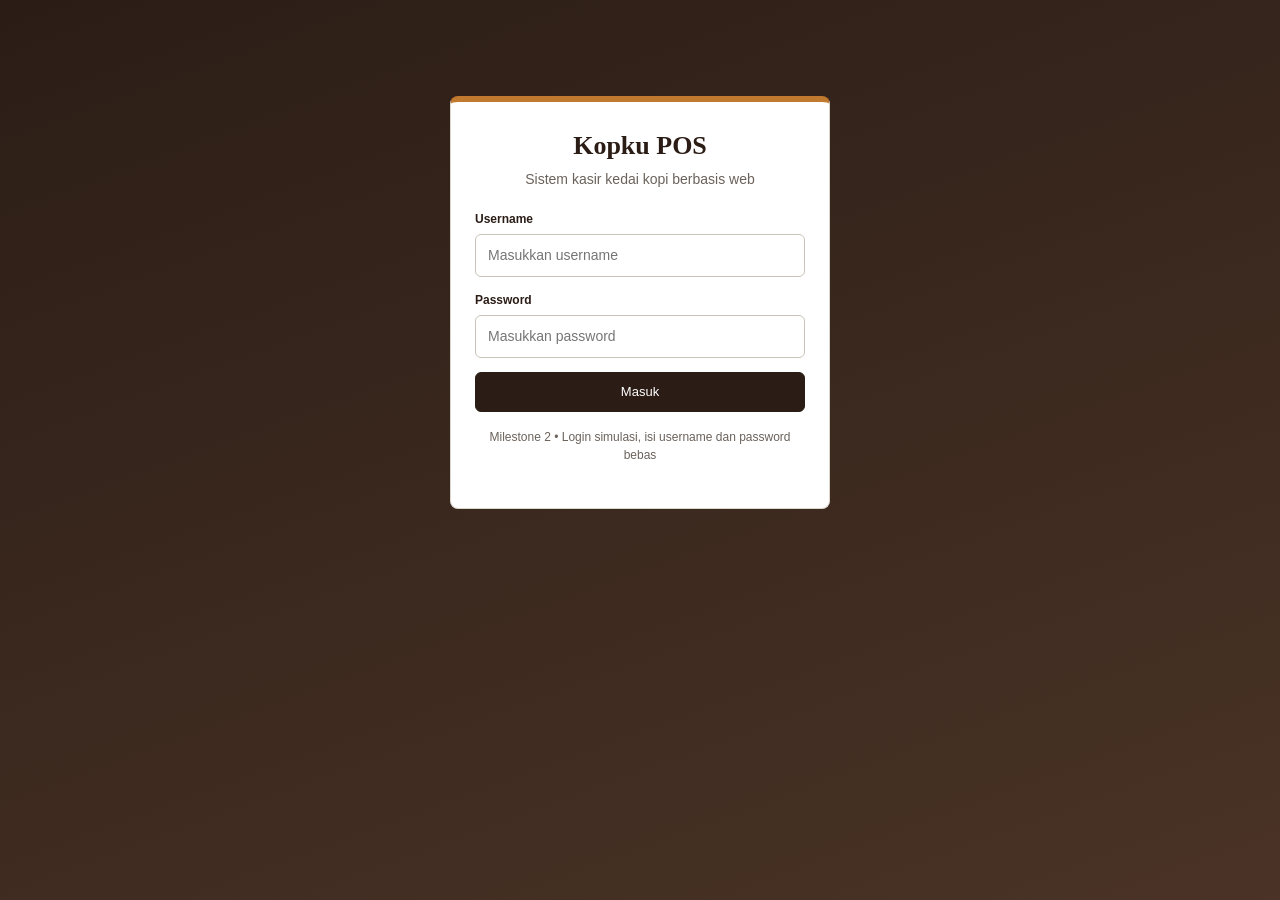
<file: index.html>
<!DOCTYPE html>
<html lang="id">
<head>
<meta charset="UTF-8">
<meta name="viewport" content="width=device-width, initial-scale=1.0">
<title>Kopku - Login</title>
<link rel="stylesheet" href="assets/css/style.css">
</head>
<body class="login-body">
<div class="form-card login">
  <h2 class="judul-tengah">Kopku POS</h2>
  <p class="muted teks-tengah">Sistem kasir kedai kopi berbasis web</p>
  <form id="form-login" class="form-validasi" novalidate>
    <div class="pesan"></div>
    <div class="form-group">
      <label for="username">Username</label>
      <input type="text" id="username" required placeholder="Masukkan username">
    </div>
    <div class="form-group">
      <label for="password">Password</label>
      <input type="password" id="password" required placeholder="Masukkan password">
    </div>
    <button type="submit" class="btn penuh">Masuk</button>
  </form>
  <p class="muted teks-tengah catatan-kecil">Milestone 2 &bull; Login simulasi, isi username dan password bebas</p>
</div>
<script src="assets/js/script.js"></script>
</body>
</html>
</file>
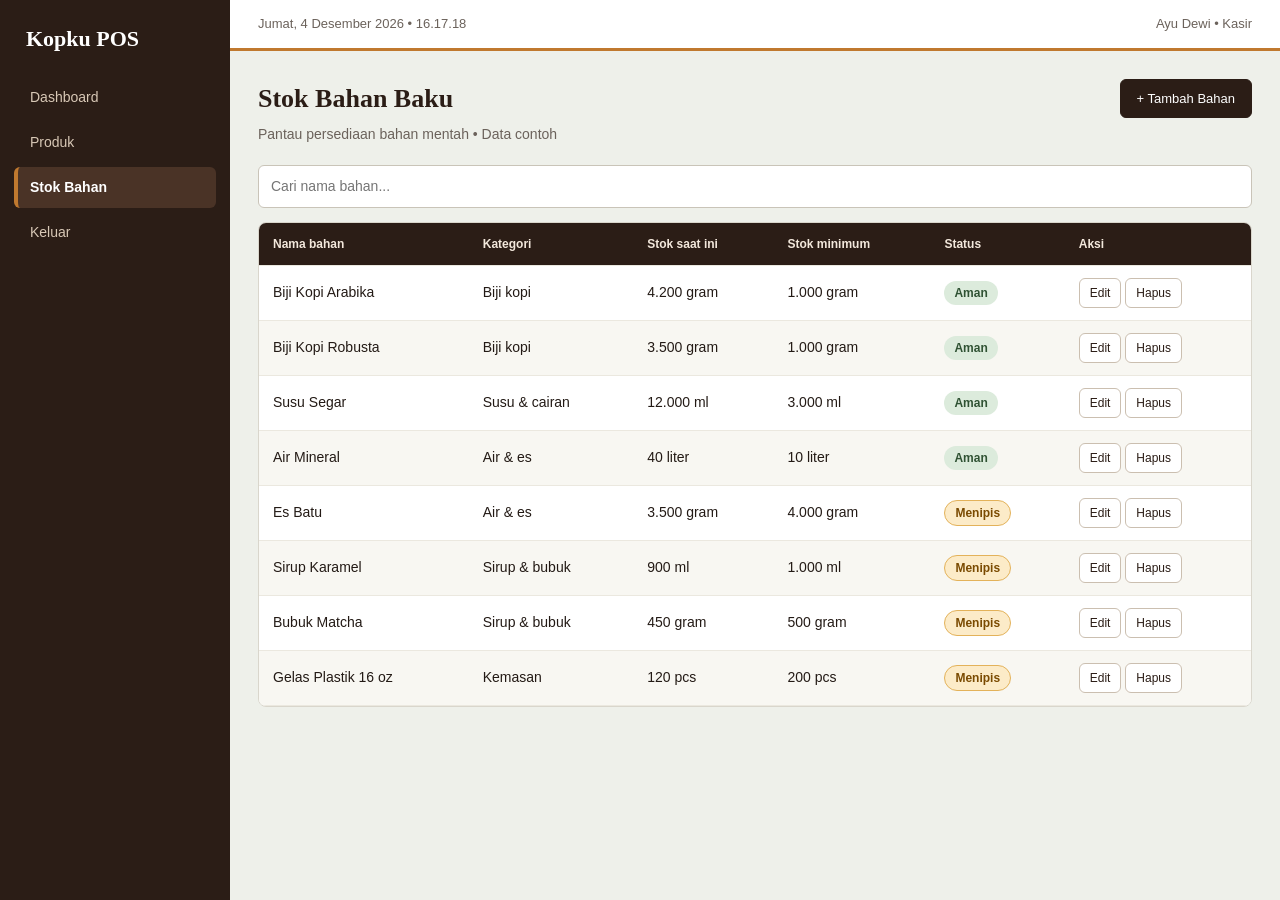
<file: bahan_baku.html>
<!DOCTYPE html>
<html lang="id">
<head>
<meta charset="UTF-8">
<meta name="viewport" content="width=device-width, initial-scale=1.0">
<title>Kopku - Stok Bahan Baku</title>
<link rel="stylesheet" href="assets/css/style.css">
</head>
<body>
<div class="layout">
  <aside class="sidebar">
    <div class="brand">Kopku POS</div>
    <nav>
      <a href="dashboard.html">Dashboard</a>
      <a href="produk.html">Produk</a>
      <a href="bahan_baku.html" class="active">Stok Bahan</a>
      <a href="index.html">Keluar</a>
    </nav>
  </aside>
  <main class="content">
    <header class="topbar">
      <span id="tanggal-waktu"></span>
      <span>Ayu Dewi &bull; Kasir</span>
    </header>
    <div class="page">
      <div class="page-head">
        <div>
          <h1>Stok Bahan Baku</h1>
          <p class="muted">Pantau persediaan bahan mentah &bull; Data contoh</p>
        </div>
        <a href="form_bahan.html" class="btn">+ Tambah Bahan</a>
      </div>
      <div class="toolbar">
        <input type="text" data-cari="#tabel-bahan" placeholder="Cari nama bahan..." aria-label="Cari bahan">
      </div>
      <div class="table-wrap">
        <table id="tabel-bahan">
          <thead><tr><th>Nama bahan</th><th>Kategori</th><th>Stok saat ini</th><th>Stok minimum</th><th>Status</th><th>Aksi</th></tr></thead>
          <tbody>
            <tr><td>Biji Kopi Arabika</td><td>Biji kopi</td><td>4.200 gram</td><td>1.000 gram</td><td><span class="tag">Aman</span></td><td><a href="form_bahan.html" class="btn putih kecil">Edit</a> <button type="button" class="btn putih kecil btn-hapus">Hapus</button></td></tr>
            <tr><td>Biji Kopi Robusta</td><td>Biji kopi</td><td>3.500 gram</td><td>1.000 gram</td><td><span class="tag">Aman</span></td><td><a href="form_bahan.html" class="btn putih kecil">Edit</a> <button type="button" class="btn putih kecil btn-hapus">Hapus</button></td></tr>
            <tr><td>Susu Segar</td><td>Susu &amp; cairan</td><td>12.000 ml</td><td>3.000 ml</td><td><span class="tag">Aman</span></td><td><a href="form_bahan.html" class="btn putih kecil">Edit</a> <button type="button" class="btn putih kecil btn-hapus">Hapus</button></td></tr>
            <tr><td>Air Mineral</td><td>Air &amp; es</td><td>40 liter</td><td>10 liter</td><td><span class="tag">Aman</span></td><td><a href="form_bahan.html" class="btn putih kecil">Edit</a> <button type="button" class="btn putih kecil btn-hapus">Hapus</button></td></tr>
            <tr><td>Es Batu</td><td>Air &amp; es</td><td>3.500 gram</td><td>4.000 gram</td><td><span class="tag menipis">Menipis</span></td><td><a href="form_bahan.html" class="btn putih kecil">Edit</a> <button type="button" class="btn putih kecil btn-hapus">Hapus</button></td></tr>
            <tr><td>Sirup Karamel</td><td>Sirup &amp; bubuk</td><td>900 ml</td><td>1.000 ml</td><td><span class="tag menipis">Menipis</span></td><td><a href="form_bahan.html" class="btn putih kecil">Edit</a> <button type="button" class="btn putih kecil btn-hapus">Hapus</button></td></tr>
            <tr><td>Bubuk Matcha</td><td>Sirup &amp; bubuk</td><td>450 gram</td><td>500 gram</td><td><span class="tag menipis">Menipis</span></td><td><a href="form_bahan.html" class="btn putih kecil">Edit</a> <button type="button" class="btn putih kecil btn-hapus">Hapus</button></td></tr>
            <tr><td>Gelas Plastik 16 oz</td><td>Kemasan</td><td>120 pcs</td><td>200 pcs</td><td><span class="tag menipis">Menipis</span></td><td><a href="form_bahan.html" class="btn putih kecil">Edit</a> <button type="button" class="btn putih kecil btn-hapus">Hapus</button></td></tr>
          </tbody>
        </table>
      </div>
    </div>
  </main>
</div>
<script src="assets/js/script.js"></script>
</body>
</html>
</file>
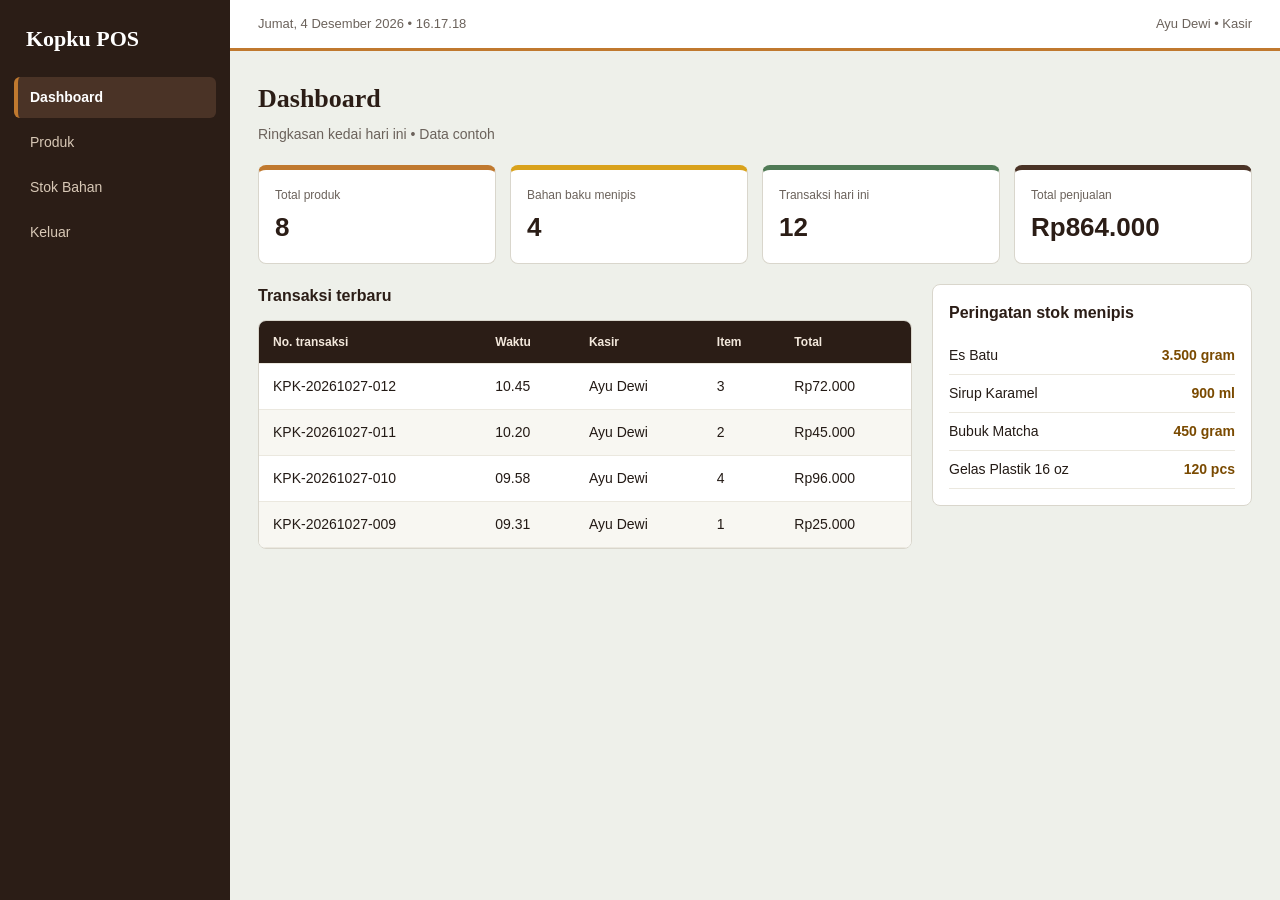
<file: dashboard.html>
<!DOCTYPE html>
<html lang="id">
<head>
<meta charset="UTF-8">
<meta name="viewport" content="width=device-width, initial-scale=1.0">
<title>Kopku - Dashboard</title>
<link rel="stylesheet" href="assets/css/style.css">
</head>
<body>
<div class="layout">
  <aside class="sidebar">
    <div class="brand">Kopku POS</div>
    <nav>
      <a href="dashboard.html" class="active">Dashboard</a>
      <a href="produk.html">Produk</a>
      <a href="bahan_baku.html">Stok Bahan</a>
      <a href="index.html">Keluar</a>
    </nav>
  </aside>
  <main class="content">
    <header class="topbar">
      <span id="tanggal-waktu"></span>
      <span>Ayu Dewi &bull; Kasir</span>
    </header>
    <div class="page">
      <div class="page-head">
        <div>
          <h1>Dashboard</h1>
          <p class="muted">Ringkasan kedai hari ini &bull; Data contoh</p>
        </div>
      </div>

      <section class="cards">
        <div class="card"><div class="label">Total produk</div><div class="angka">8</div></div>
        <div class="card"><div class="label">Bahan baku menipis</div><div class="angka">4</div></div>
        <div class="card"><div class="label">Transaksi hari ini</div><div class="angka">12</div></div>
        <div class="card"><div class="label">Total penjualan</div><div class="angka">Rp864.000</div></div>
      </section>

      <div class="dua-kolom">
        <section>
          <h2>Transaksi terbaru</h2>
          <div class="table-wrap">
            <table>
              <thead><tr><th>No. transaksi</th><th>Waktu</th><th>Kasir</th><th>Item</th><th>Total</th></tr></thead>
              <tbody>
                <tr><td>KPK-20261027-012</td><td>10.45</td><td>Ayu Dewi</td><td>3</td><td>Rp72.000</td></tr>
                <tr><td>KPK-20261027-011</td><td>10.20</td><td>Ayu Dewi</td><td>2</td><td>Rp45.000</td></tr>
                <tr><td>KPK-20261027-010</td><td>09.58</td><td>Ayu Dewi</td><td>4</td><td>Rp96.000</td></tr>
                <tr><td>KPK-20261027-009</td><td>09.31</td><td>Ayu Dewi</td><td>1</td><td>Rp25.000</td></tr>
              </tbody>
            </table>
          </div>
        </section>
        <section class="card">
          <h2>Peringatan stok menipis</h2>
          <ul class="daftar-menipis">
            <li><span>Es Batu</span><span>3.500 gram</span></li>
            <li><span>Sirup Karamel</span><span>900 ml</span></li>
            <li><span>Bubuk Matcha</span><span>450 gram</span></li>
            <li><span>Gelas Plastik 16 oz</span><span>120 pcs</span></li>
          </ul>
        </section>
      </div>
    </div>
  </main>
</div>
<script src="assets/js/script.js"></script>
</body>
</html>
</file>
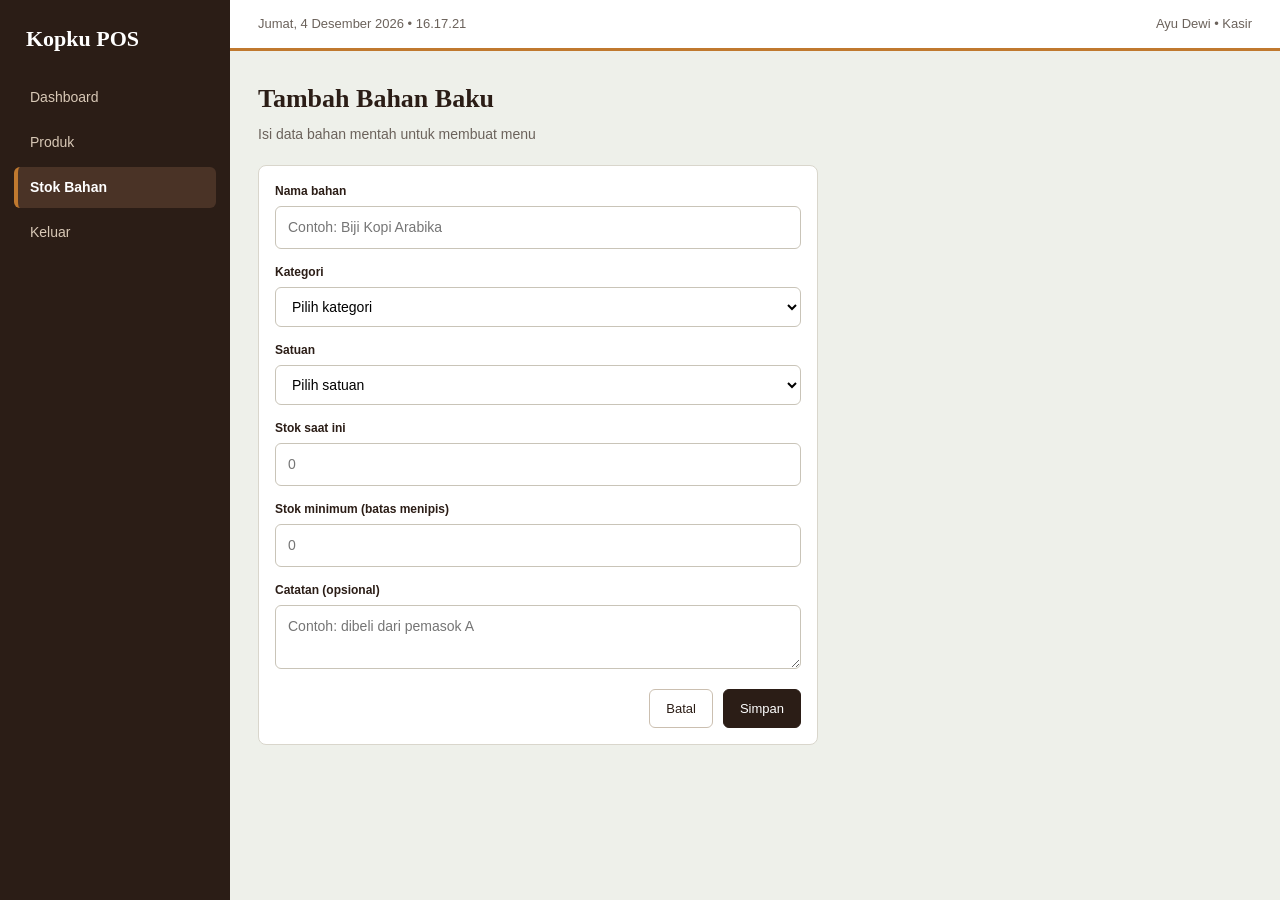
<file: form_bahan.html>
<!DOCTYPE html>
<html lang="id">
<head>
<meta charset="UTF-8">
<meta name="viewport" content="width=device-width, initial-scale=1.0">
<title>Kopku - Form Bahan Baku</title>
<link rel="stylesheet" href="assets/css/style.css">
</head>
<body>
<div class="layout">
  <aside class="sidebar">
    <div class="brand">Kopku POS</div>
    <nav>
      <a href="dashboard.html">Dashboard</a>
      <a href="produk.html">Produk</a>
      <a href="bahan_baku.html" class="active">Stok Bahan</a>
      <a href="index.html">Keluar</a>
    </nav>
  </aside>
  <main class="content">
    <header class="topbar">
      <span id="tanggal-waktu"></span>
      <span>Ayu Dewi &bull; Kasir</span>
    </header>
    <div class="page">
      <div class="page-head">
        <div>
          <h1>Tambah Bahan Baku</h1>
          <p class="muted">Isi data bahan mentah untuk membuat menu</p>
        </div>
      </div>
      <form class="form-card form-sempit form-validasi" novalidate>
        <div class="pesan"></div>
        <div class="form-group">
          <label for="nama">Nama bahan</label>
          <input type="text" id="nama" required placeholder="Contoh: Biji Kopi Arabika">
        </div>
        <div class="form-group">
          <label for="kategori">Kategori</label>
          <select id="kategori" required>
            <option value="">Pilih kategori</option>
            <option>Biji kopi</option>
            <option>Susu &amp; cairan</option>
            <option>Air &amp; es</option>
            <option>Sirup &amp; bubuk</option>
            <option>Kemasan</option>
          </select>
        </div>
        <div class="form-group">
          <label for="satuan">Satuan</label>
          <select id="satuan" required>
            <option value="">Pilih satuan</option>
            <option>gram</option><option>ml</option><option>liter</option><option>pcs</option>
          </select>
        </div>
        <div class="form-group">
          <label for="stok">Stok saat ini</label>
          <input type="number" id="stok" required min="0" placeholder="0">
        </div>
        <div class="form-group">
          <label for="minimum">Stok minimum (batas menipis)</label>
          <input type="number" id="minimum" required min="0" placeholder="0">
        </div>
        <div class="form-group">
          <label for="catatan">Catatan (opsional)</label>
          <textarea id="catatan" rows="2" placeholder="Contoh: dibeli dari pemasok A"></textarea>
        </div>
        <div class="aksi-form">
          <a href="bahan_baku.html" class="btn putih">Batal</a>
          <button type="submit" class="btn">Simpan</button>
        </div>
      </form>
    </div>
  </main>
</div>
<script src="assets/js/script.js"></script>
</body>
</html>
</file>
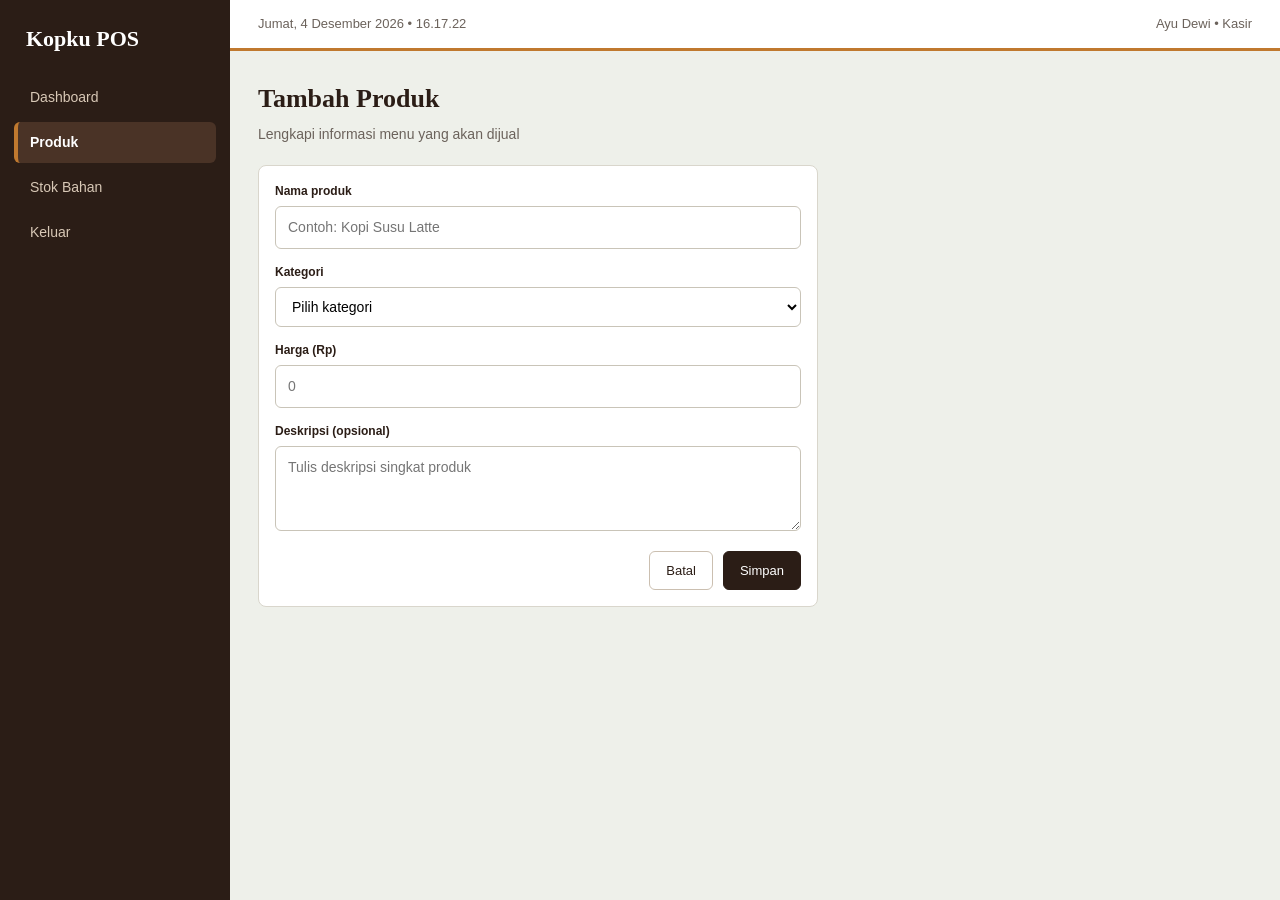
<file: form_produk.html>
<!DOCTYPE html>
<html lang="id">
<head>
<meta charset="UTF-8">
<meta name="viewport" content="width=device-width, initial-scale=1.0">
<title>Kopku - Form Produk</title>
<link rel="stylesheet" href="assets/css/style.css">
</head>
<body>
<div class="layout">
  <aside class="sidebar">
    <div class="brand">Kopku POS</div>
    <nav>
      <a href="dashboard.html">Dashboard</a>
      <a href="produk.html" class="active">Produk</a>
      <a href="bahan_baku.html">Stok Bahan</a>
      <a href="index.html">Keluar</a>
    </nav>
  </aside>
  <main class="content">
    <header class="topbar">
      <span id="tanggal-waktu"></span>
      <span>Ayu Dewi &bull; Kasir</span>
    </header>
    <div class="page">
      <div class="page-head">
        <div>
          <h1>Tambah Produk</h1>
          <p class="muted">Lengkapi informasi menu yang akan dijual</p>
        </div>
      </div>
      <form class="form-card form-sempit form-validasi" novalidate>
        <div class="pesan"></div>
        <div class="form-group">
          <label for="nama">Nama produk</label>
          <input type="text" id="nama" required placeholder="Contoh: Kopi Susu Latte">
        </div>
        <div class="form-group">
          <label for="kategori">Kategori</label>
          <select id="kategori" required>
            <option value="">Pilih kategori</option>
            <option>Kopi</option><option>Nonkopi</option><option>Makanan</option>
          </select>
        </div>
        <div class="form-group">
          <label for="harga">Harga (Rp)</label>
          <input type="number" id="harga" required min="1" placeholder="0">
        </div>
        <div class="form-group">
          <label for="deskripsi">Deskripsi (opsional)</label>
          <textarea id="deskripsi" rows="3" placeholder="Tulis deskripsi singkat produk"></textarea>
        </div>
        <div class="aksi-form">
          <a href="produk.html" class="btn putih">Batal</a>
          <button type="submit" class="btn">Simpan</button>
        </div>
      </form>
    </div>
  </main>
</div>
<script src="assets/js/script.js"></script>
</body>
</html>
</file>
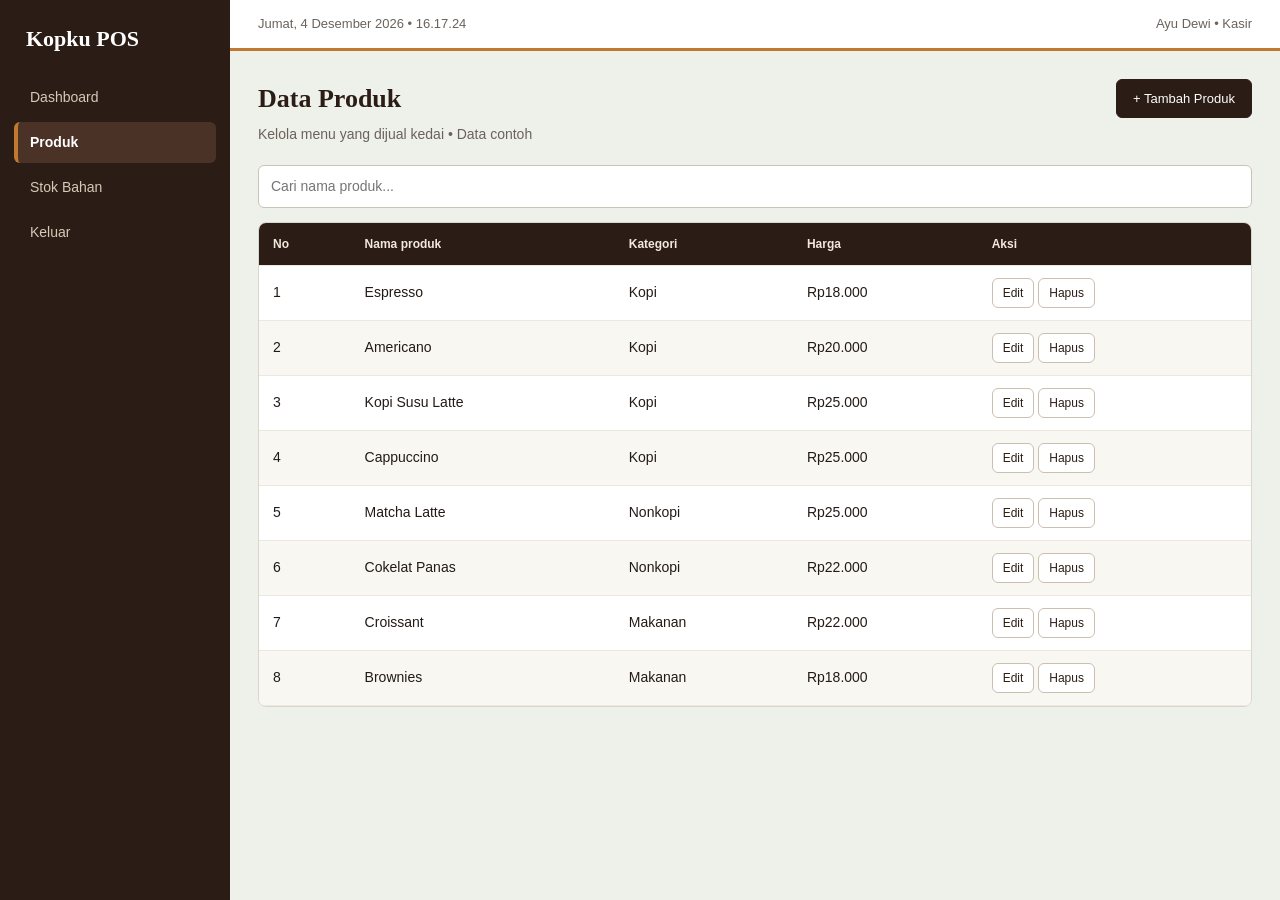
<file: produk.html>
<!DOCTYPE html>
<html lang="id">
<head>
<meta charset="UTF-8">
<meta name="viewport" content="width=device-width, initial-scale=1.0">
<title>Kopku - Produk</title>
<link rel="stylesheet" href="assets/css/style.css">
</head>
<body>
<div class="layout">
  <aside class="sidebar">
    <div class="brand">Kopku POS</div>
    <nav>
      <a href="dashboard.html">Dashboard</a>
      <a href="produk.html" class="active">Produk</a>
      <a href="bahan_baku.html">Stok Bahan</a>
      <a href="index.html">Keluar</a>
    </nav>
  </aside>
  <main class="content">
    <header class="topbar">
      <span id="tanggal-waktu"></span>
      <span>Ayu Dewi &bull; Kasir</span>
    </header>
    <div class="page">
      <div class="page-head">
        <div>
          <h1>Data Produk</h1>
          <p class="muted">Kelola menu yang dijual kedai &bull; Data contoh</p>
        </div>
        <a href="form_produk.html" class="btn">+ Tambah Produk</a>
      </div>
      <div class="toolbar">
        <input type="text" data-cari="#tabel-produk" placeholder="Cari nama produk..." aria-label="Cari produk">
      </div>
      <div class="table-wrap">
        <table id="tabel-produk">
          <thead><tr><th>No</th><th>Nama produk</th><th>Kategori</th><th>Harga</th><th>Aksi</th></tr></thead>
          <tbody>
            <tr><td>1</td><td>Espresso</td><td>Kopi</td><td>Rp18.000</td><td><a href="form_produk.html" class="btn putih kecil">Edit</a> <button type="button" class="btn putih kecil btn-hapus">Hapus</button></td></tr>
            <tr><td>2</td><td>Americano</td><td>Kopi</td><td>Rp20.000</td><td><a href="form_produk.html" class="btn putih kecil">Edit</a> <button type="button" class="btn putih kecil btn-hapus">Hapus</button></td></tr>
            <tr><td>3</td><td>Kopi Susu Latte</td><td>Kopi</td><td>Rp25.000</td><td><a href="form_produk.html" class="btn putih kecil">Edit</a> <button type="button" class="btn putih kecil btn-hapus">Hapus</button></td></tr>
            <tr><td>4</td><td>Cappuccino</td><td>Kopi</td><td>Rp25.000</td><td><a href="form_produk.html" class="btn putih kecil">Edit</a> <button type="button" class="btn putih kecil btn-hapus">Hapus</button></td></tr>
            <tr><td>5</td><td>Matcha Latte</td><td>Nonkopi</td><td>Rp25.000</td><td><a href="form_produk.html" class="btn putih kecil">Edit</a> <button type="button" class="btn putih kecil btn-hapus">Hapus</button></td></tr>
            <tr><td>6</td><td>Cokelat Panas</td><td>Nonkopi</td><td>Rp22.000</td><td><a href="form_produk.html" class="btn putih kecil">Edit</a> <button type="button" class="btn putih kecil btn-hapus">Hapus</button></td></tr>
            <tr><td>7</td><td>Croissant</td><td>Makanan</td><td>Rp22.000</td><td><a href="form_produk.html" class="btn putih kecil">Edit</a> <button type="button" class="btn putih kecil btn-hapus">Hapus</button></td></tr>
            <tr><td>8</td><td>Brownies</td><td>Makanan</td><td>Rp18.000</td><td><a href="form_produk.html" class="btn putih kecil">Edit</a> <button type="button" class="btn putih kecil btn-hapus">Hapus</button></td></tr>
          </tbody>
        </table>
      </div>
    </div>
  </main>
</div>
<script src="assets/js/script.js"></script>
</body>
</html>
</file>
<file: assets/css/style.css>
/* =====================================================
   KOPKU POS - Tema Kopi
   Palet warna (ubah di sini jika ingin ganti warna):
   --espresso : cokelat tua (sidebar, tombol utama)
   --karamel  : cokelat keemasan (penanda menu aktif, aksen)
   --matcha   : hijau (status aman)
   --latar    : abu kehijauan muda (latar halaman)
   ===================================================== */
:root {
  --espresso: #2b1d16;
  --espresso-terang: #4a3326;
  --karamel: #c0792f;
  --matcha: #4f7a55;
  --matcha-muda: #dcebdc;
  --peringatan-muda: #fcebc8;
  --peringatan-tua: #7a4a00;
  --bahaya: #b3261e;
  --latar: #eef0ea;
  --putih: #ffffff;
  --garis: #d9d6cc;
  --teks: #231a15;
  --teks-pudar: #6b625b;
}

* { box-sizing: border-box; }
body { margin: 0; font-family: "Segoe UI", Arial, Helvetica, sans-serif; background: var(--latar); color: var(--teks); font-size: 14px; line-height: 1.5; }
a { color: inherit; text-decoration: none; }

/* Kerangka halaman */
.layout { display: flex; min-height: 100vh; }
.sidebar { width: 230px; background: var(--espresso); color: #eadccc; padding: 22px 14px; }
.brand { font-family: Georgia, "Times New Roman", serif; font-weight: bold; font-size: 22px; color: #fff; padding: 0 12px 22px; }
.sidebar nav a { display: block; padding: 10px 12px; border-radius: 6px; color: #d8c8b6; margin-bottom: 4px; border-left: 4px solid transparent; }
.sidebar nav a:hover { background: var(--espresso-terang); color: #fff; }
.sidebar nav a.active { background: var(--espresso-terang); color: #fff; font-weight: bold; border-left-color: var(--karamel); }
.content { flex: 1; min-width: 0; }
.topbar { display: flex; justify-content: space-between; align-items: center; gap: 8px; flex-wrap: wrap; background: var(--putih); border-bottom: 3px solid var(--karamel); padding: 14px 28px; color: var(--teks-pudar); font-size: 13px; }
.page { padding: 28px; }
.page-head { display: flex; justify-content: space-between; align-items: flex-start; gap: 12px; flex-wrap: wrap; margin-bottom: 20px; }
.page-head h1 { margin: 0 0 6px; font-family: Georgia, "Times New Roman", serif; font-size: 26px; color: var(--espresso); }
.page h2 { font-size: 16px; margin: 0 0 12px; color: var(--espresso); }
.muted { color: var(--teks-pudar); margin: 0; }

/* Kartu dan tabel */
.cards { display: grid; grid-template-columns: repeat(auto-fit, minmax(180px, 1fr)); gap: 14px; margin-bottom: 20px; }
.card, .form-card { background: var(--putih); border: 1px solid var(--garis); border-radius: 8px; padding: 16px; }
.cards .card { border-top: 5px solid var(--karamel); }
.cards .card:nth-child(2) { border-top-color: #d9a21b; }
.cards .card:nth-child(3) { border-top-color: var(--matcha); }
.cards .card:nth-child(4) { border-top-color: var(--espresso-terang); }
.card .label { color: var(--teks-pudar); font-size: 12px; }
.card .angka { font-size: 26px; font-weight: bold; margin-top: 4px; color: var(--espresso); }
.table-wrap { overflow-x: auto; background: var(--putih); border: 1px solid var(--garis); border-radius: 8px; }
table { width: 100%; border-collapse: collapse; }
th, td { text-align: left; padding: 12px 14px; border-bottom: 1px solid #ebe8df; white-space: nowrap; }
th { background: var(--espresso); color: #f3e8dc; font-size: 12px; }
tbody tr:nth-child(even) { background: #f8f7f2; }
tbody tr:hover { background: #f3e9dc; }
.tag { display: inline-block; padding: 3px 10px; border-radius: 999px; background: var(--matcha-muda); color: #2f5233; font-size: 12px; font-weight: bold; }
.tag.menipis { background: var(--peringatan-muda); color: var(--peringatan-tua); border: 1px solid #e3b25a; }
.daftar-menipis { list-style: none; padding: 0; margin: 0; }
.daftar-menipis li { display: flex; justify-content: space-between; padding: 8px 0; border-bottom: 1px solid #ebe8df; }
.daftar-menipis li span:last-child { color: var(--peringatan-tua); font-weight: bold; }
.dua-kolom { display: grid; grid-template-columns: 1fr 320px; gap: 20px; align-items: start; }

/* Tombol dan form */
.btn { display: inline-block; padding: 9px 16px; border: 1px solid var(--espresso); border-radius: 6px; background: var(--espresso); color: #fff; font: inherit; font-size: 13px; cursor: pointer; }
.btn:hover { background: var(--karamel); border-color: var(--karamel); }
.btn.putih { background: var(--putih); color: var(--espresso); border-color: #cbbfb0; }
.btn.putih:hover { background: #f3e9dc; border-color: var(--karamel); color: var(--espresso); }
.btn.kecil { padding: 5px 10px; font-size: 12px; }
.btn.penuh { width: 100%; }
.btn-hapus { color: var(--bahaya); border-color: #e3b9b5; }
.btn.putih.btn-hapus:hover { background: #fdecea; border-color: var(--bahaya); color: var(--bahaya); }
.btn:focus-visible, a:focus-visible { outline: 2px solid var(--karamel); outline-offset: 2px; }
.form-group { margin-bottom: 14px; }
.form-group label { display: block; font-weight: bold; font-size: 12px; margin-bottom: 6px; color: var(--espresso); }
.form-group input, .form-group select, .form-group textarea { width: 100%; padding: 10px 12px; border: 1px solid #c9c4b8; border-radius: 6px; font: inherit; background: var(--putih); }
.form-group input:focus, .form-group select:focus, .form-group textarea:focus { outline: 2px solid var(--karamel); border-color: var(--karamel); }
.form-group .invalid { border-color: var(--bahaya); background: #fff6f5; }
.form-sempit { max-width: 560px; }
.aksi-form { display: flex; gap: 10px; justify-content: flex-end; }
.pesan { display: none; margin-bottom: 12px; padding: 10px 12px; border-radius: 6px; }
.pesan.error { display: block; background: #fdecea; color: #7a0016; border-left: 4px solid var(--bahaya); }
.pesan.sukses { display: block; background: #e4f1e4; color: #1b5e20; border-left: 4px solid var(--matcha); }
.toolbar { display: flex; gap: 12px; margin-bottom: 14px; }
.toolbar input { flex: 1; padding: 10px 12px; border: 1px solid #c9c4b8; border-radius: 6px; font: inherit; background: var(--putih); }
.toolbar input:focus { outline: 2px solid var(--karamel); border-color: var(--karamel); }

/* Halaman login */
.login-body { display: flex; justify-content: center; padding: 16px; min-height: 100vh; background: linear-gradient(160deg, var(--espresso) 0%, #4a3326 100%); }
.form-card.login { width: 100%; max-width: 380px; margin-top: 80px; align-self: flex-start; border-top: 6px solid var(--karamel); padding: 24px; }
.judul-tengah { text-align: center; margin: 0 0 4px; font-family: Georgia, "Times New Roman", serif; font-size: 26px; color: var(--espresso); }
.teks-tengah { text-align: center; margin: 0 0 20px; }
.catatan-kecil { font-size: 12px; margin-top: 16px; }

/* Responsif */
@media (max-width: 900px) { .dua-kolom { grid-template-columns: 1fr; } }
@media (max-width: 700px) {
  .layout { flex-direction: column; }
  .sidebar { width: 100%; padding: 12px; }
  .brand { padding-bottom: 8px; }
  .sidebar nav { display: flex; gap: 6px; flex-wrap: wrap; }
  .sidebar nav a { margin: 0; }
  .page { padding: 16px; }
  .topbar { padding: 12px 16px; }
}
</file>
